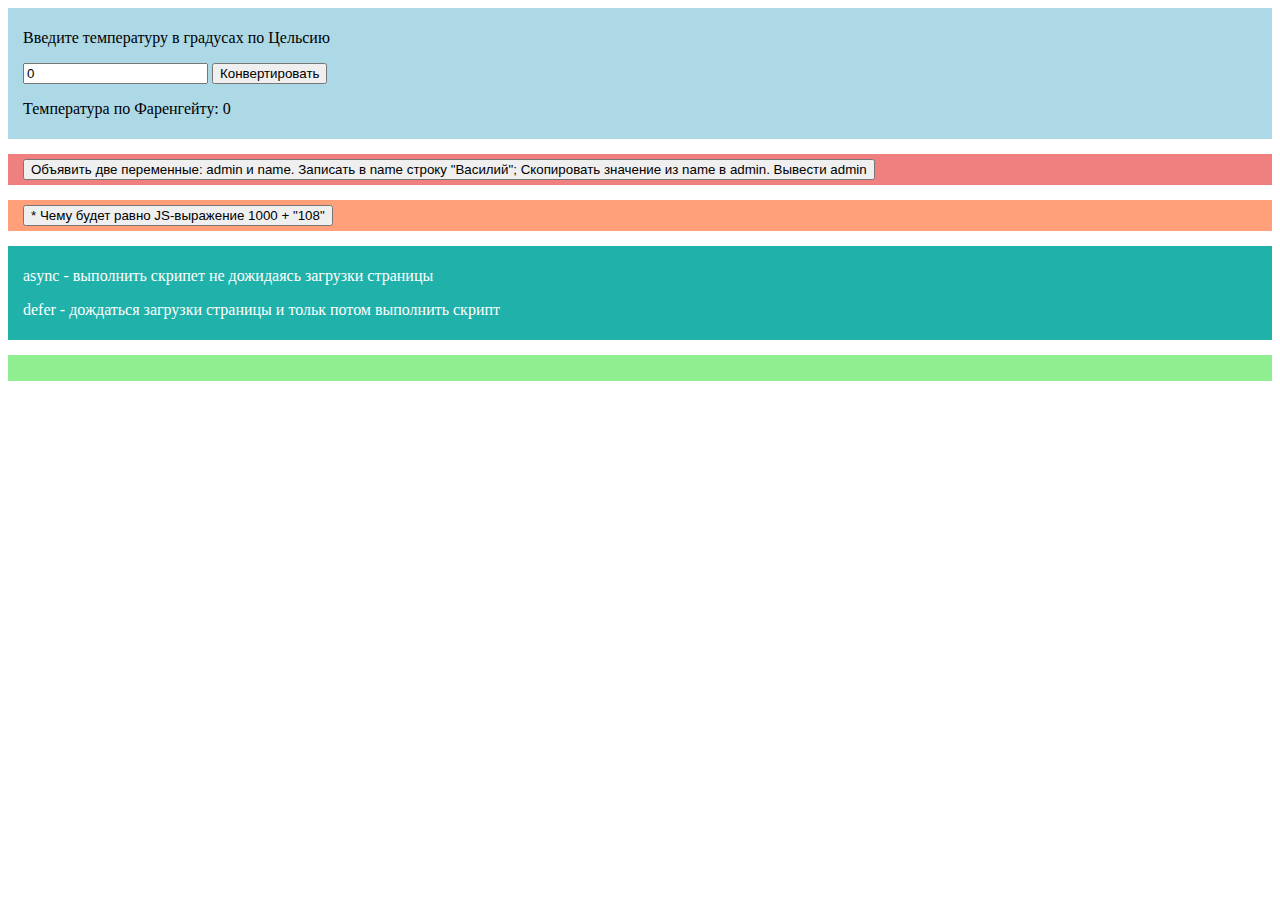
<file: lesson1/index.html>
<!DOCTYPE html>
<html lang="ru">
<head>
    <meta charset="UTF-8">
    <title>Lesson 1 by Nik</title>
    <link href="css/main.css" rel="stylesheet">
</head>
<body>
<div class="fahrenheit">
    <p>Введите температуру в градусах по Цельсию</p>
    <input id="fahrenheit-in" type="number" value="0">
    <button id="fahrenheit-btn">Конвертировать</button>
    <p>Температура по Фаренгейту: <span id="fahrenheit-out">0</span></p>
</div>
<div class="variables">
    <button id="var-btn">Объявить две переменные: admin и name. Записать в name строку "Василий"; Скопировать
        значение из name в admin. Вывести admin</button>
</div>
<div class="dop-1">
    <button id="dop-1-btn">* Чему будет равно JS-выражение 1000 + "108"</button>
</div>
<div class="dop-2">
    <p>async - выполнить скрипет не дожидаясь загрузки страницы</p>
    <p>defer - дождаться загрузки страницы и тольк потом выполнить скрипт</p>
</div>
<div class="log">
    <ul id="log"></ul>
</div>
<script src="js/main.js" type="text/javascript"></script>
</body>
</html>
</file>
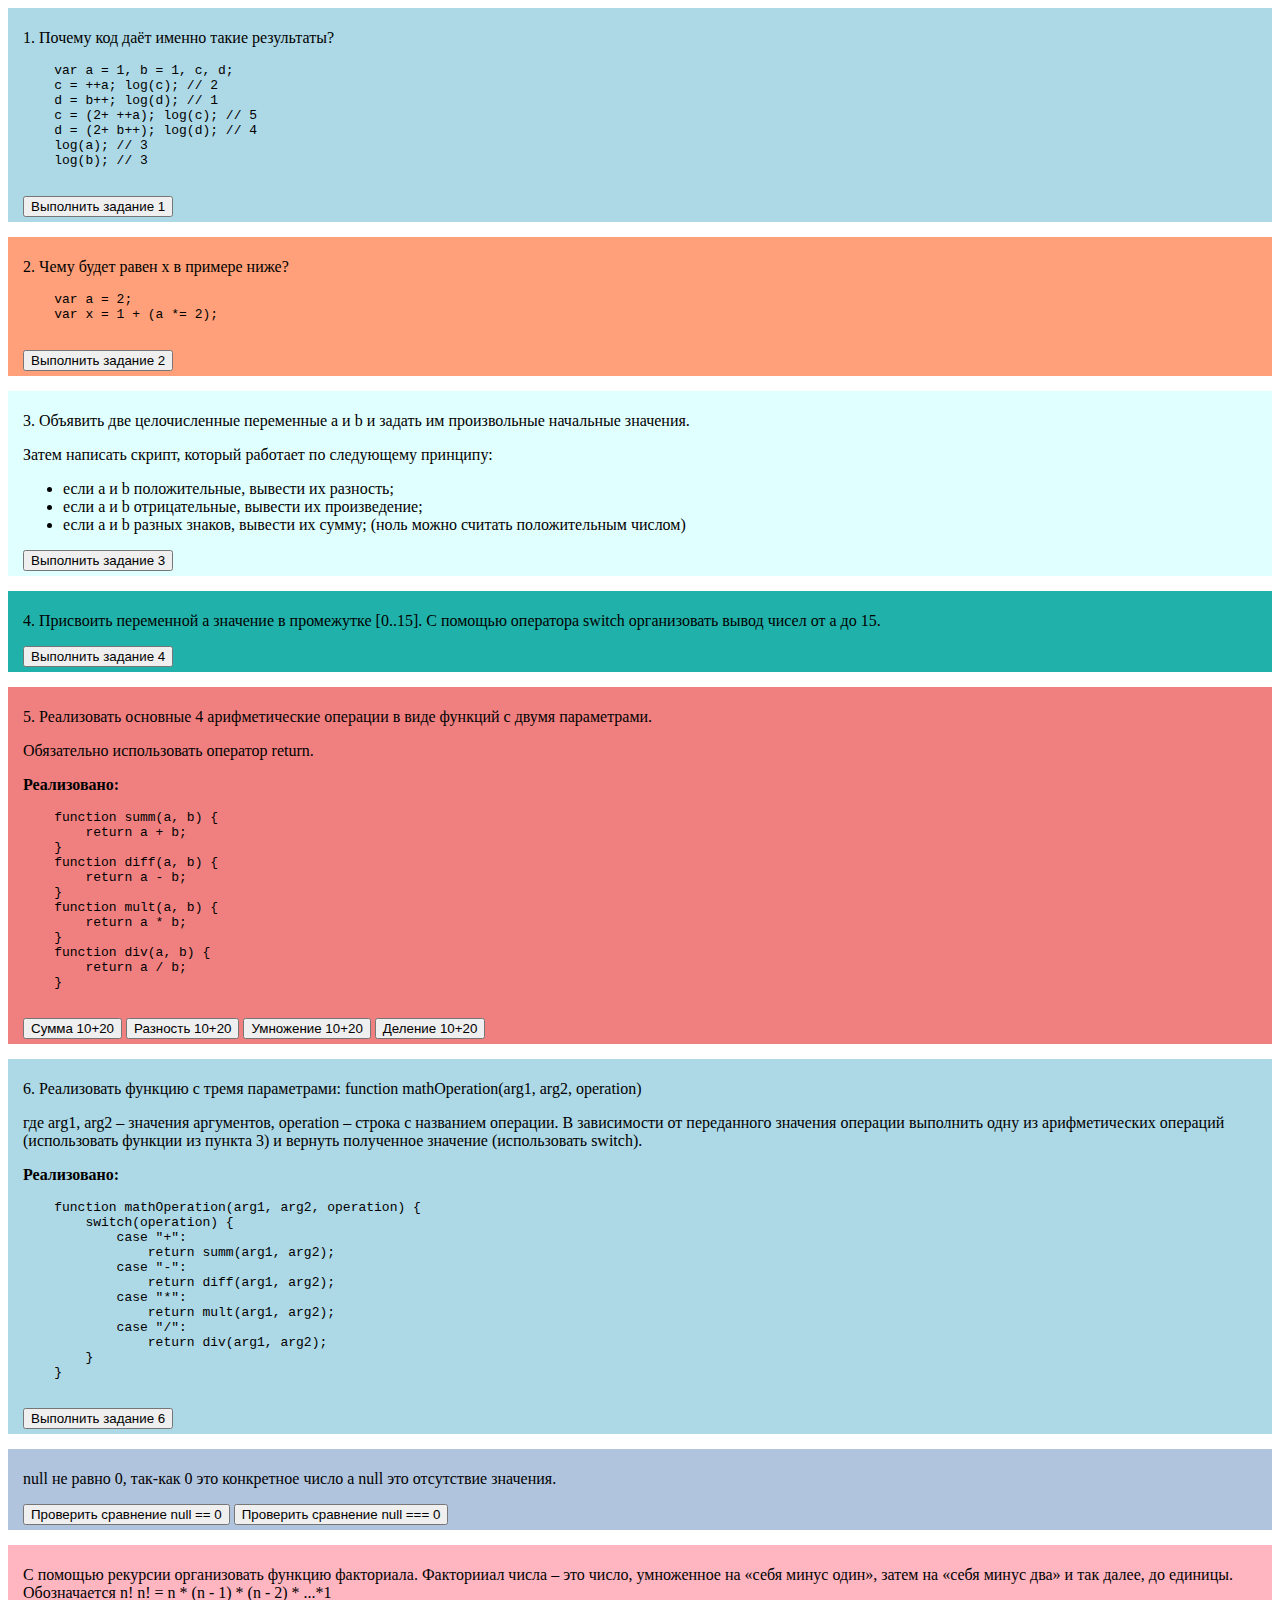
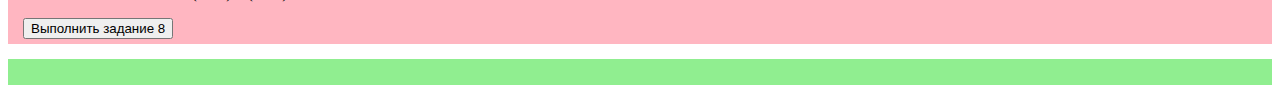
<file: lesson2/index.html>
<!DOCTYPE html>
<html lang="ru">
<head>
    <meta charset="UTF-8">
    <title>Lesson 2 by Nik</title>
    <link href="css/main.css" rel="stylesheet">
</head>
<body>
<div class="task1">
    <p>1. Почему код даёт именно такие результаты?</p>
    <pre>
    var a = 1, b = 1, c, d;
    c = ++a; log(c); // 2
    d = b++; log(d); // 1
    c = (2+ ++a); log(c); // 5
    d = (2+ b++); log(d); // 4
    log(a); // 3
    log(b); // 3
    </pre>
    <button onclick="task1()">Выполнить задание 1</button>
</div>
<div class="task2">
    <p>2. Чему будет равен x в примере ниже? </p>
    <pre>
    var a = 2;
    var x = 1 + (a *= 2);
    </pre>
    <button onclick="task2()">Выполнить задание 2</button>
</div>
<div class="task3">
    <p>3. Объявить две целочисленные переменные a и b и задать им произвольные начальные значения.</p>
    <p>Затем написать скрипт, который работает по следующему принципу:</p>
    <ul>
        <li>если a и b положительные, вывести их разность;</li>
        <li>если а и b отрицательные, вывести их произведение;</li>
        <li>если а и b разных знаков, вывести их сумму; (ноль можно считать положительным числом)</li>
    </ul>
    <button onclick="task3()">Выполнить задание 3</button>
</div>
<div class="task4">
    <p>4. Присвоить переменной а значение в промежутке [0..15].
        С помощью оператора switch организовать вывод чисел от a до 15.
    </p>
    <button onclick="task4()">Выполнить задание 4</button>
</div>
<div class="task5">
    <p>5. Реализовать основные 4 арифметические операции в виде функций с двумя параметрами.</p>
    <p>Обязательно использовать оператор return.</p>
    <p><b>Реализовано:</b></p>
    <pre>
    function summ(a, b) {
        return a + b;
    }
    function diff(a, b) {
        return a - b;
    }
    function mult(a, b) {
        return a * b;
    }
    function div(a, b) {
        return a / b;
    }
    </pre>
    <button onclick="log(sum(10, 20))">Сумма 10+20</button>
    <button onclick="log(diff(10, 20))">Разность 10+20</button>
    <button onclick="log(mult(10, 20))">Умножение 10+20</button>
    <button onclick="log(div(10, 20))">Деление 10+20</button>
</div>
<div class="task6">
    <p>6. Реализовать функцию с тремя параметрами: function mathOperation(arg1, arg2, operation)</p>
    <p>где arg1, arg2 – значения аргументов, operation – строка с названием операции.
        В зависимости от переданного значения операции выполнить одну из арифметических операций (использовать функции
        из пункта 3) и вернуть полученное значение (использовать switch).</p>
    <p><b>Реализовано:</b></p>
    <pre>
    function mathOperation(arg1, arg2, operation) {
        switch(operation) {
            case "+":
                return summ(arg1, arg2);
            case "-":
                return diff(arg1, arg2);
            case "*":
                return mult(arg1, arg2);
            case "/":
                return div(arg1, arg2);
        }
    }
    </pre>
    <button onclick="task6()">Выполнить задание 6</button>
</div>
<div class="task7">
    <p>null не равно 0, так-как 0 это конкретное число а null это отсутствие значения.</p>
    <button onclick="log(null == 0)">Проверить сравнение null == 0</button>
    <button onclick="log(null === 0)">Проверить сравнение null === 0</button>
</div>
<div class="task8">
    <p>С помощью рекурсии организовать функцию факториала.
        Факторииал числа – это число, умноженное на «себя минус один», затем на «себя минус два» и так далее, до
        единицы. Обозначается n!
        n! = n * (n - 1) * (n - 2) * ...*1
    </p>
    <button onclick="task8()">Выполнить задание 8</button>
</div>
<div class="log">
    <ul id="log"></ul>
</div>
<script src="js/main.js" type="text/javascript"></script>
</body>
</html>
</file>
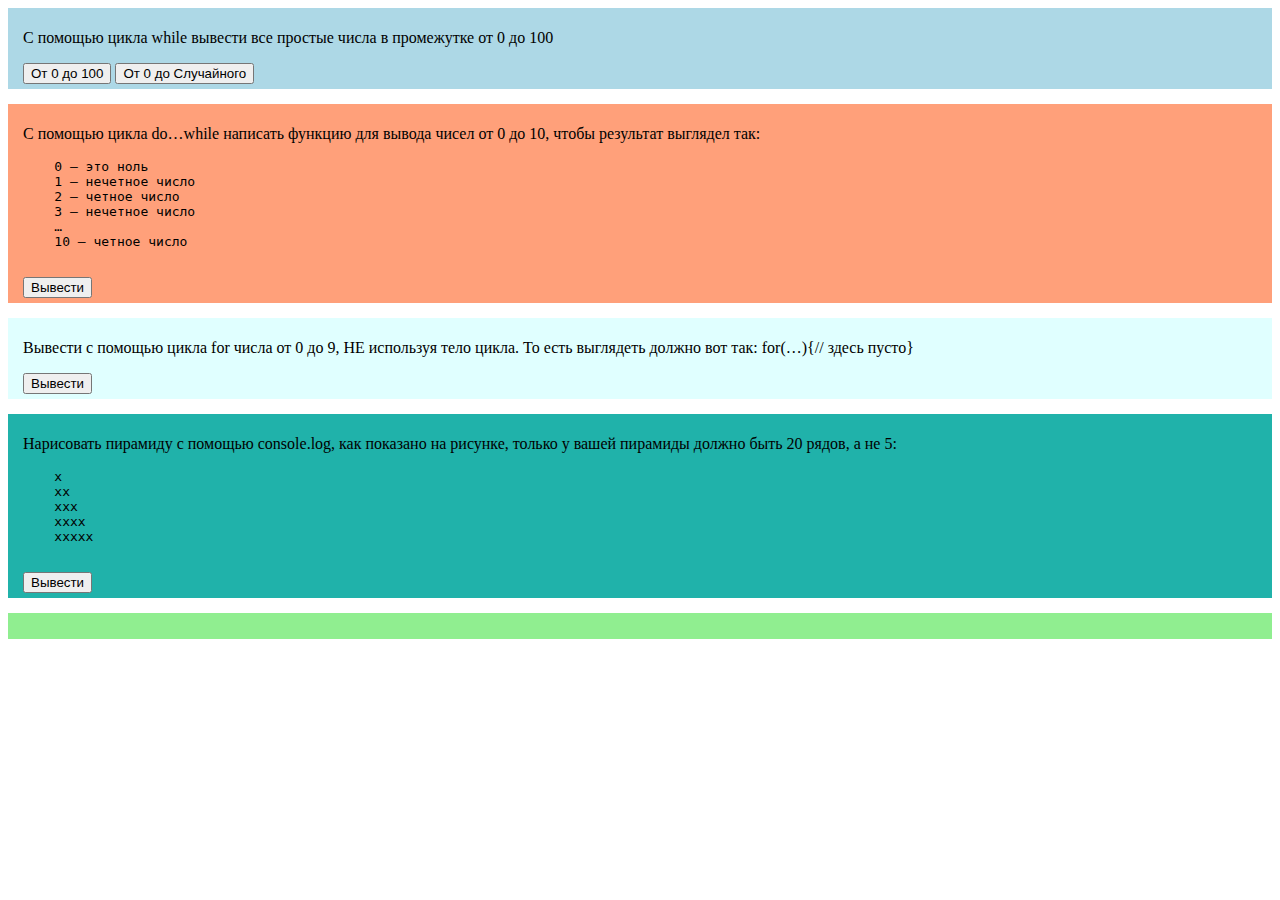
<file: lesson3/index.html>
<!DOCTYPE html>
<html lang="ru">
<head>
    <meta charset="UTF-8">
    <title>Lesson 3 by Nik</title>
    <link href="css/main.css" rel="stylesheet">
</head>
<body>
<div class="task1">
    <p>С помощью цикла while вывести все простые числа в промежутке от 0 до 100</p>
    <button onclick="task1(100)">От 0 до 100</button>
    <button onclick="task1(randomNum(2, 2000))">От 0 до Случайного</button>
</div>
<div class="task2">
    <p>С помощью цикла do…while написать функцию для вывода чисел от 0 до 10, чтобы результат выглядел так:</p>
    <pre>
    0 – это ноль
    1 – нечетное число
    2 – четное число
    3 – нечетное число
    …
    10 – четное число
    </pre>
    <button onclick="task2(10)">Вывести</button>
</div>
<div class="task3">
    <p>Вывести с помощью цикла for числа от 0 до 9, НЕ используя тело цикла. То есть выглядеть должно вот так: for(…){// здесь пусто}</p>
    <button onclick="task3(9)">Вывести</button>
</div>
<div class="task4">
    <p>Нарисовать пирамиду с помощью console.log, как показано на рисунке, только у вашей пирамиды должно быть 20 рядов, а не 5:</p>
    <pre>
    x
    xx
    xxx
    xxxx
    xxxxx
    </pre>
    <button onclick="task4(20)">Вывести</button>
</div>
<div class="log">
    <ul id="log"></ul>
</div>
<script src="js/main.js" type="text/javascript"></script>
</body>
</html>
</file>
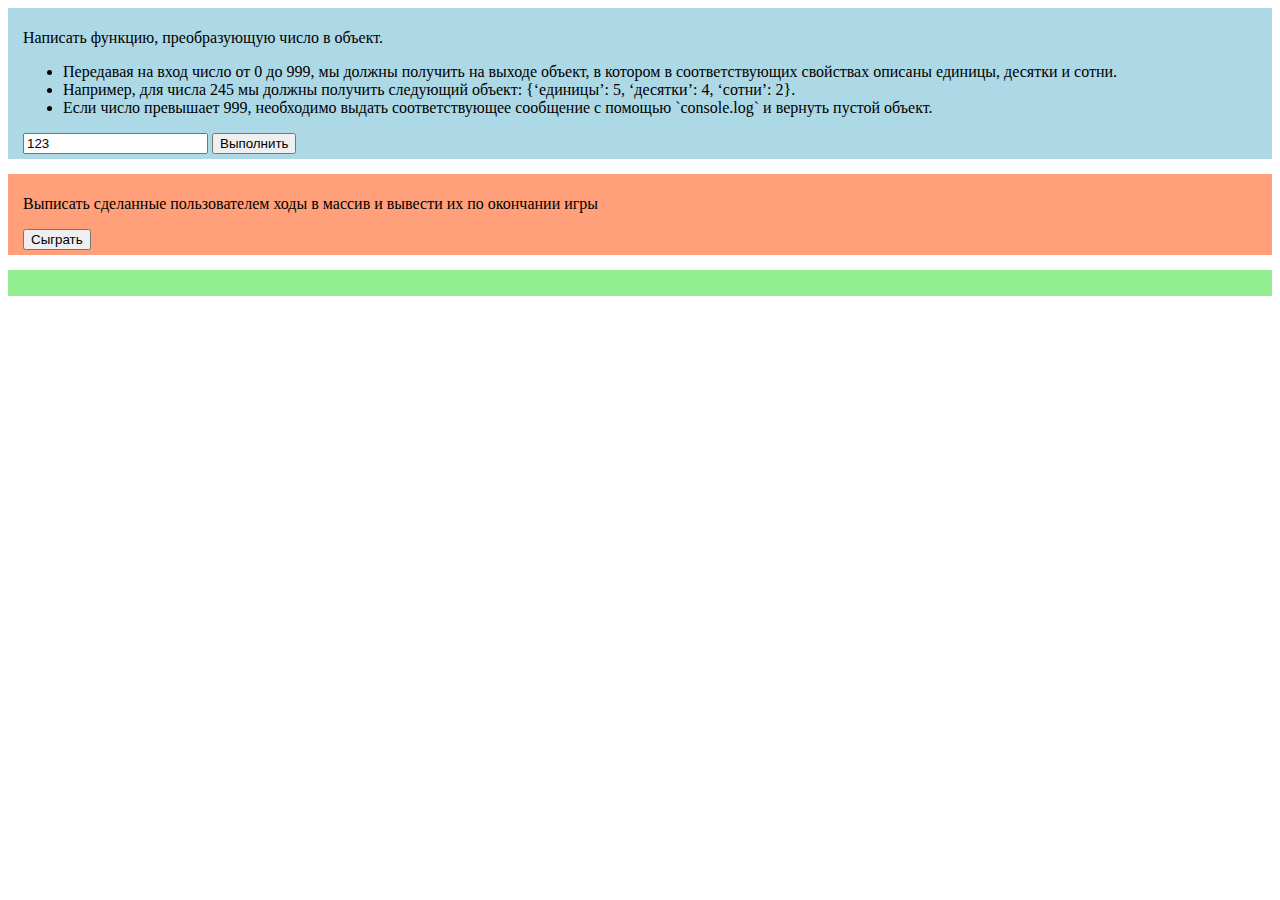
<file: lesson4/index.html>
<!DOCTYPE html>
<html lang="ru">
<head>
    <meta charset="UTF-8">
    <title>Lesson 4 by Nik</title>
    <link href="css/main.css" rel="stylesheet">
</head>
<body>
<div class="task1">
    <p>Написать функцию, преобразующую число в объект.</p>
    <ul>
        <li>Передавая на вход число от 0 до 999, мы должны получить на выходе объект, в котором в соответствующих
            свойствах описаны единицы, десятки и сотни.
        </li>
        <li>Например, для числа 245 мы должны получить следующий объект: {‘единицы’: 5, ‘десятки’: 4, ‘сотни’: 2}.</li>
        <li>Если число превышает 999, необходимо выдать соответствующее сообщение с помощью `console.log` и вернуть
            пустой объект.
        </li>
    </ul>
    <input type="number" id="task1-input" value="123" title="">
    <button onclick="task1()">Выполнить</button>
</div>
<div class="task2">
    <p>Выписать сделанные пользователем ходы в массив и вывести их по окончании игры</p>
    <button onclick="task2()">Сыграть</button>
</div>
<div class="log">
    <ul id="log"></ul>
</div>
<script src="js/main.js" type="text/javascript"></script>
</body>
</html>
</file>
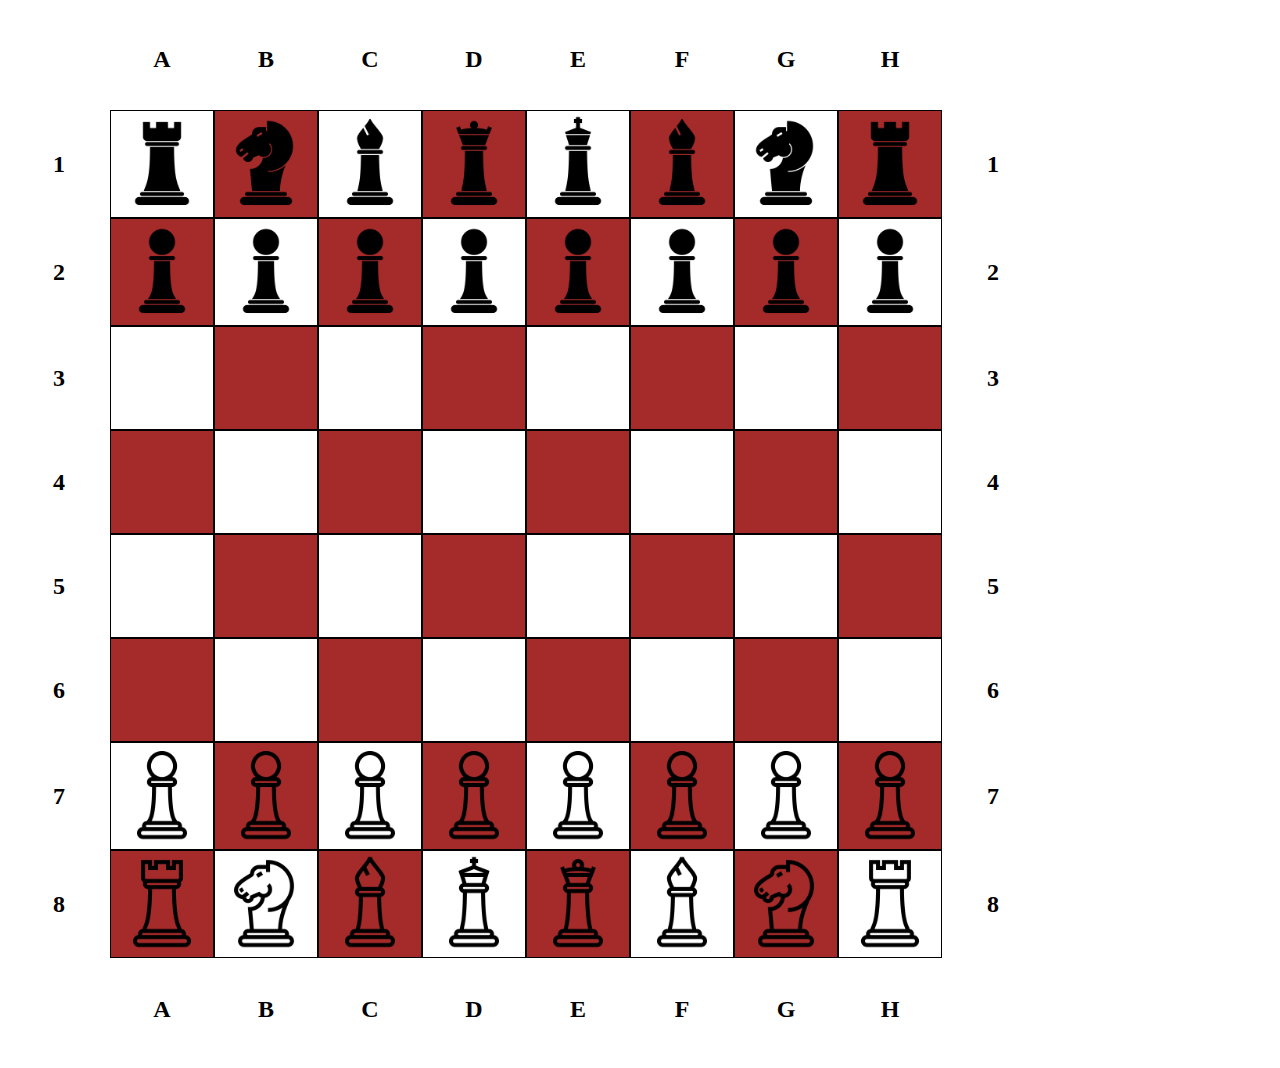
<file: lesson5/index.html>
<!DOCTYPE html>
<html lang="ru">
<head>
    <meta charset="UTF-8">
    <title>Lesson 5 by Nik</title>
    <link href="css/main.css" rel="stylesheet">
</head>
<body>

<script src="js/main.js" type="text/javascript"></script>
</body>
</html>
</file>
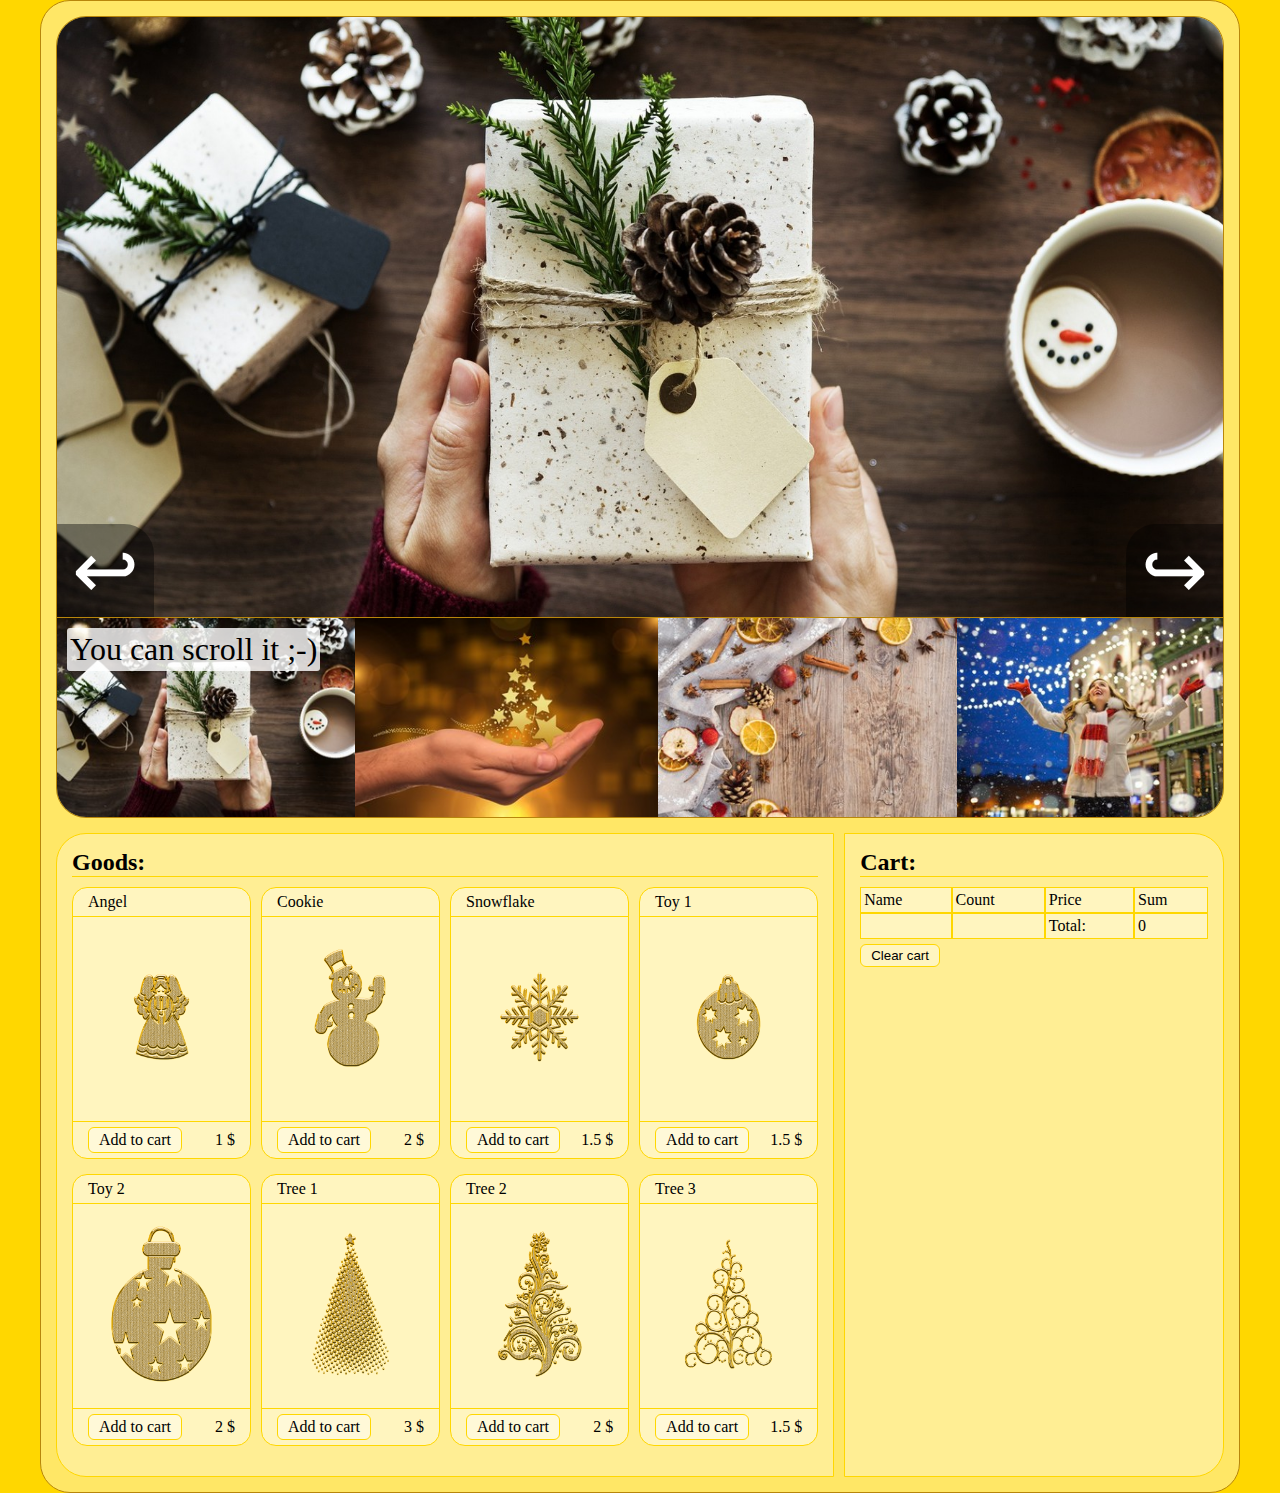
<file: lesson6/index.html>
<!DOCTYPE html>
<html lang="ru">
<head>
    <meta charset="UTF-8">
    <title>Lesson 6 by Nik</title>
    <link href="css/main.css" rel="stylesheet">
</head>
<body>
<div class="container">
    <div class="slider">
        <div class="preview">
            <img id="preview-img" src="img/big/img-1.jpg" alt="">
            <span id="previous-slide" class="left">&hookleftarrow;</span>
            <span id="next-slide" class="right">&hookrightarrow;</span>
        </div>
        <div id="thumbnails" class="thumbnails">
            <img src="img/small/img-1.jpg" alt="">
            <img src="img/small/img-2.jpg" alt="">
            <img src="img/small/img-3.jpg" alt="">
            <img src="img/small/img-4.jpg" alt="">
            <img src="img/small/img-5.jpg" alt="">
            <img src="img/small/img-6.jpg" alt="">
            <img src="img/small/img-7.jpg" alt="">
            <p>You can scroll it ;-)</p>
        </div>
    </div>
    <div class="shop">
        <div class="col-left">
            <h2>Goods:</h2>
            <div class="goods">
                <div class="good">
                    <p class="title">Angel</p>
                    <img src="img/goods/angel1.png" alt="">
                    <div class="price">
                        <a class="add-to-cart-btn">Add to cart</a>
                        <span>1 $</span>
                    </div>
                </div>
                <div class="good">
                    <p class="title">Cookie</p>
                    <img src="img/goods/cookie1.png" alt="">
                    <div class="price">
                        <a class="add-to-cart-btn">Add to cart</a>
                        <span>2 $</span>
                    </div>
                </div>
                <div class="good">
                    <p class="title">Snowflake</p>
                    <img src="img/goods/snowflake.png" alt="">
                    <div class="price">
                        <a class="add-to-cart-btn">Add to cart</a>
                        <span>1.5 $</span>
                    </div>
                </div>
                <div class="good">
                    <p class="title">Toy 1</p>
                    <img src="img/goods/toy1.png" alt="">
                    <div class="price">
                        <a class="add-to-cart-btn">Add to cart</a>
                        <span>1.5 $</span>
                    </div>
                </div>
                <div class="good">
                    <p class="title">Toy 2</p>
                    <img src="img/goods/toy2.png" alt="">
                    <div class="price">
                        <a class="add-to-cart-btn">Add to cart</a>
                        <span>2 $</span>
                    </div>
                </div>
                <div class="good">
                    <p class="title">Tree 1</p>
                    <img src="img/goods/tree1.png" alt="">
                    <div class="price">
                        <a class="add-to-cart-btn">Add to cart</a>
                        <span>3 $</span>
                    </div>
                </div>
                <div class="good">
                    <p class="title">Tree 2</p>
                    <img src="img/goods/tree2.png" alt="">
                    <div class="price">
                        <a class="add-to-cart-btn">Add to cart</a>
                        <span>2 $</span>
                    </div>
                </div>
                <div class="good">
                    <p class="title">Tree 3</p>
                    <img src="img/goods/tree5.png" alt="">
                    <div class="price">
                        <a class="add-to-cart-btn">Add to cart</a>
                        <span>1.5 $</span>
                    </div>
                </div>
            </div>
        </div>
        <div class="col-right">
            <h2>Cart:</h2>
            <table id="cart-body">

            </table>
            <button id="clear-cart-btn" onclick="window.sessionStorage.setItem('goods', null); location.reload();">Clear cart</button>
        </div>
    </div>
</div>
<script src="js/main.js" type="text/javascript"></script>
</body>
</html>
</file>
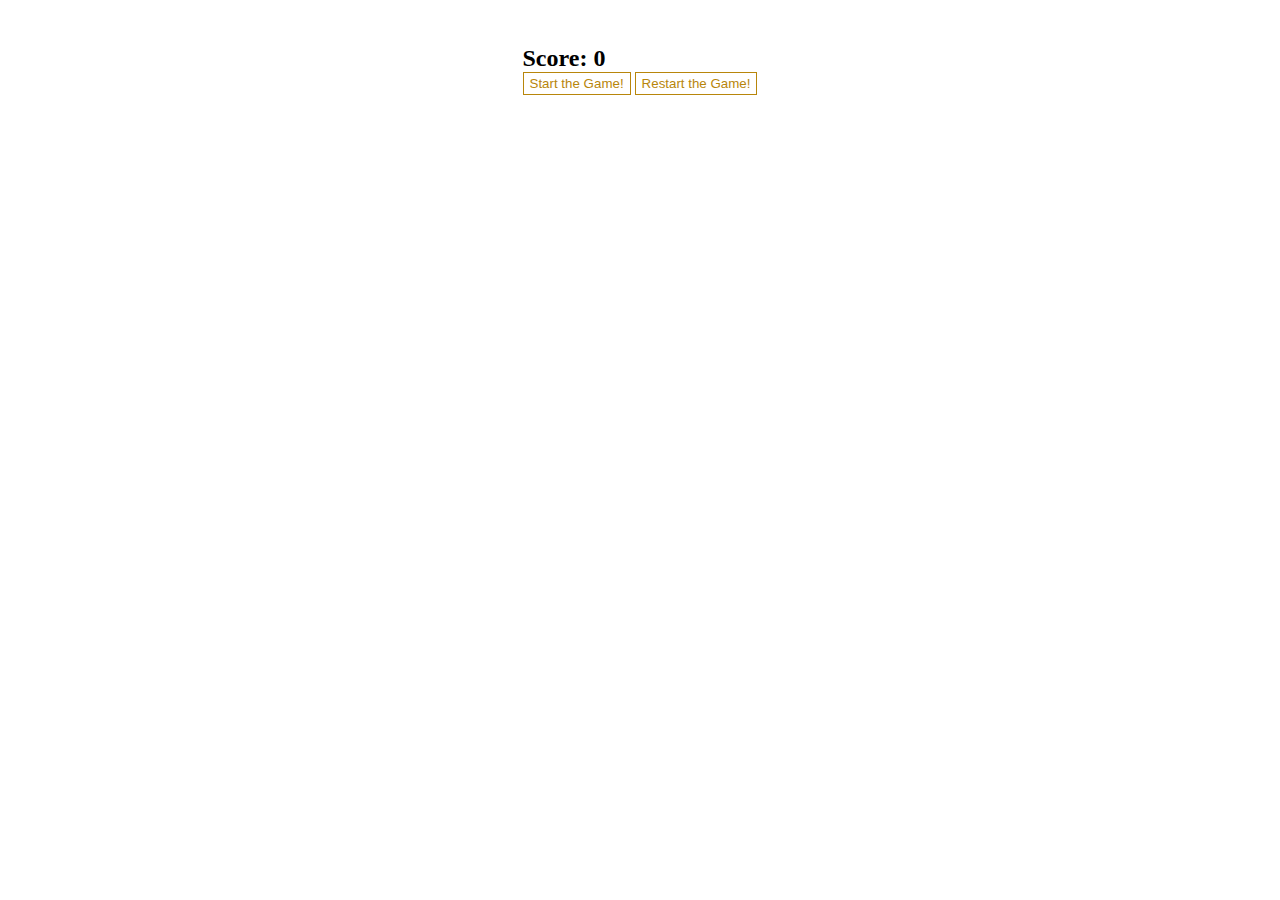
<file: lesson7/index.html>
<!DOCTYPE html>
<html lang="ru">
<head>
    <meta charset="UTF-8">
    <title>Lesson 7 by Nik</title>
    <link href="css/main.css" rel="stylesheet">
</head>
<body>
    <div class="game-body">

        <div class="game-controls">
            <div class="row">
                <div>
                    <h2>Score: <span id="game-score">0</span></h2>
                </div>
            </div>
            <div class="row">
                <button onclick="init(); this.style.display = 'none'">Start the Game!</button>
                <button onclick="window.location.reload()">Restart the Game!</button>
            </div>
        </div>
    </div>
<script src="js/main.js" type="text/javascript"></script>
</body>
</html>
</file>
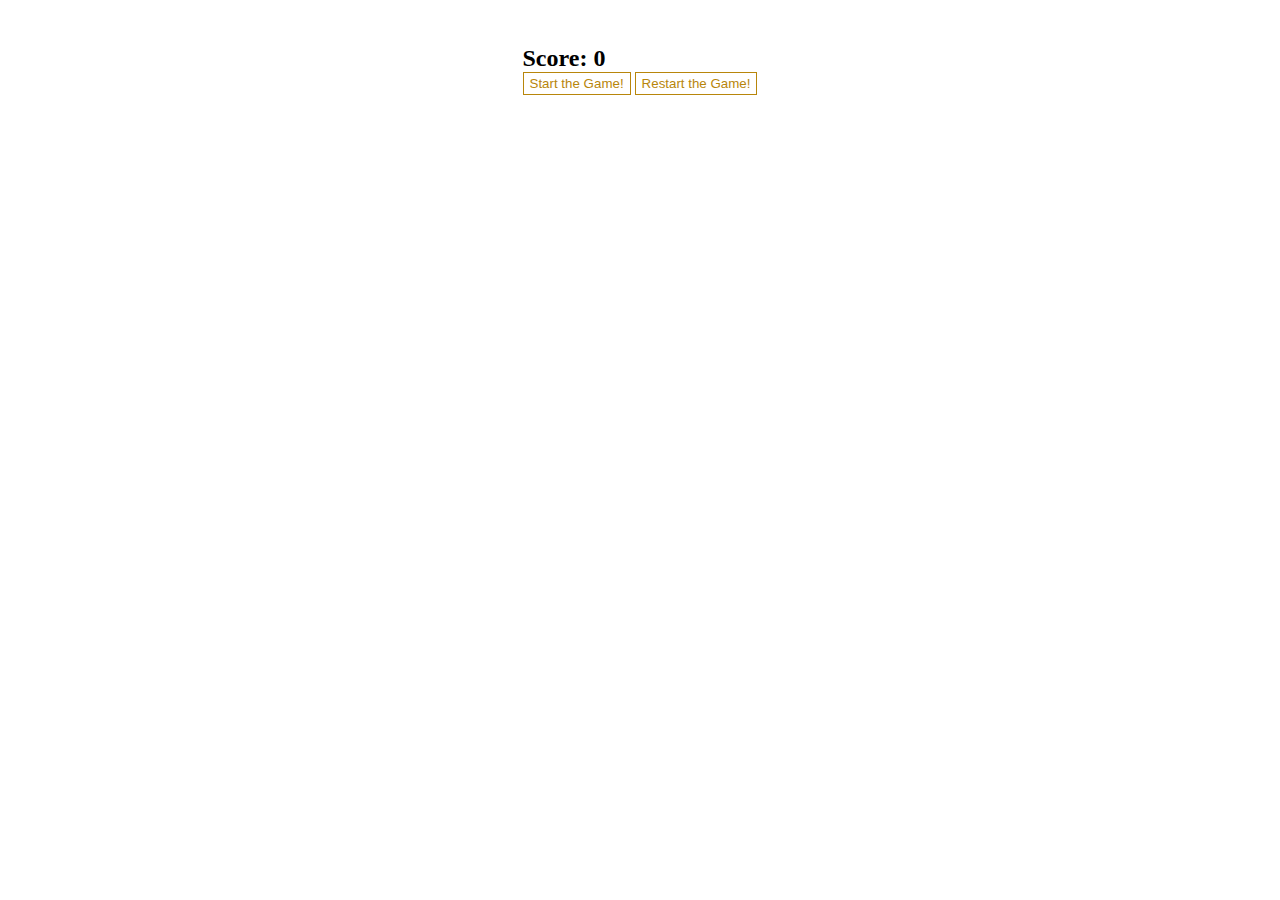
<file: lesson8/index.html>
<!DOCTYPE html>
<html lang="ru">
<head>
    <meta charset="UTF-8">
    <title>Lesson 8 by Nik</title>
    <link href="css/main.css" rel="stylesheet">
</head>
<body>
    <div class="game-body">

        <div class="game-controls">
            <div class="row">
                <div>
                    <h2>Score: <span id="game-score">0</span></h2>
                </div>
            </div>
            <div class="row">
                <button onclick="init(); this.style.display = 'none'">Start the Game!</button>
                <button onclick="window.location.reload()">Restart the Game!</button>
            </div>
        </div>
    </div>
<script src="js/main.js" type="text/javascript"></script>
</body>
</html>
</file>
<file: lesson1/css/main.css>
div {
    padding: 5px 15px;
    margin-bottom: 15px;
}

.fahrenheit {
    background-color: lightblue;
}

.variables {
    background-color: lightcoral;
}

.dop-1 {
    background-color: lightsalmon;
}

.dop-2 {
    background-color: lightseagreen;
    color: white;
}

.log {
    background-color: lightgreen;
}
</file>
<file: lesson2/css/main.css>
div {
    padding: 5px 15px;
    margin-bottom: 15px;
}

.task1 {
    background-color: lightblue;
}

.task2 {
    background-color: lightsalmon;
}

.task3 {
    background-color: lightcyan;
}

.task4 {
    background-color: lightseagreen;
}

.task5 {
    background-color: lightcoral;
}

.task6 {
    background-color: lightblue;
}

.task7 {
    background-color: lightsteelblue;
}

.task8 {
    background-color: lightpink;
}

.log {
    background-color: lightgreen;
}
</file>
<file: lesson3/css/main.css>
div {
    padding: 5px 15px;
    margin-bottom: 15px;
}

.task1 {
    background-color: lightblue;
}

.task2 {
    background-color: lightsalmon;
}

.task3 {
    background-color: lightcyan;
}

.task4 {
    background-color: lightseagreen;
}

.task5 {
    background-color: lightcoral;
}

.task6 {
    background-color: lightblue;
}

.task7 {
    background-color: lightsteelblue;
}

.task8 {
    background-color: lightpink;
}

.log {
    background-color: lightgreen;
}
</file>
<file: lesson4/css/main.css>
div {
    padding: 5px 15px;
    margin-bottom: 15px;
}

.task1 {
    background-color: lightblue;
}

.task2 {
    background-color: lightsalmon;
}

.task3 {
    background-color: lightcyan;
}

.task4 {
    background-color: lightseagreen;
}

.task5 {
    background-color: lightcoral;
}

.task6 {
    background-color: lightblue;
}

.task7 {
    background-color: lightsteelblue;
}

.task8 {
    background-color: lightpink;
}

.log {
    background-color: lightgreen;
}
</file>
<file: lesson5/css/main.css>
table {
    border-spacing: 0;
}

td {
    height: 100px;
    width: 100px;
    text-align: center;
}

.bordered {
    border: 1px solid black;
}

.black {
    background-color: brown;
    color: white;
}

img {
    height: 100%;
    width: 100%;
}
</file>
<file: lesson6/css/main.css>
* {
    margin: 0;
    padding: 0;
    box-sizing: border-box;
}

html, body {
    height: 100%;
}

body {
    background-color: gold;
}

.container {
    margin: 0 auto;
    width: 1200px;
    padding: 15px 15px;
    background: rgba(255, 255, 255, .4);
    border: 1px solid darkgoldenrod;
    min-height: 100%;
    border-radius: 30px;
}

.slider {
    border: 1px solid darkgoldenrod;
    border-radius: 30px;
    overflow: hidden;
}

.preview {
    position: relative;
    height: 600px;
    display: flex;
    align-items: center;
    overflow: hidden;
    background-color: black;
}

.preview > span {
    position: absolute;
    background: rgba(0, 0, 0, .4);
    bottom: 0;
    font-size: 80px;
    color: white;
    padding: 0 15px;
    cursor: pointer;
    transition: transform .3s ease-in-out;
}

.preview > span:hover {
    transform: scale(1.3);
}

.preview > span.left {
    left: 0;
    border-top-right-radius: 30px;
}

.preview > span.right {
    right: 0;
    border-top-left-radius: 30px;
}

.preview img {
    width: 100%;
    min-height: 100%;
    opacity: 1;
    transition: opacity .25s ease-in-out, transform 1s ease-in-out;
}

.preview img:hover {
    transform: scale(1.2);
}

.thumbnails {
    position: relative;
    display: flex;
    height: 200px;
    width: 100%;
    overflow: hidden;
    border-top: 1px solid darkgoldenrod;
}

.thumbnails p {
    position: absolute;
    top: 10px;
    left: 10px;
    background: rgba(255, 255, 255, .8);
    padding: 3px;
    border-radius: 3px;
    font-size: xx-large;
    transition: opacity .5s ease-out;
}

.thumbnails img {
    height: 100%;
    cursor: pointer;
    transition: transform .2s ease-in-out;
}

.thumbnails img:hover {
    transform: scale(1.1);
    transition: transform .5s ease-in-out;
}

.thumbnails span {
    position: absolute;
    font-size: xx-large;
    height: 100%;
    background: rgba(0, 0, 0, .4);
    color: white;
    padding: 80px 15px 0;
    cursor: pointer;
}

.thumbnails span.left {
    left: 0;
}

.thumbnails span.right {
    right: 0;
}

.shop {
    display: flex;
    margin-top: 15px;
}

.shop > div {
    background: rgba(255, 255, 255, .3);
    padding: 15px 15px;
    border: 1px solid gold;
}

.shop > div > h2 {
    border-bottom: 1px solid gold;
    margin-bottom: 10px;
}

.col-left {
    width: 800px;
    border-top-left-radius: 30px;
    border-bottom-left-radius: 30px;
}

.col-right {
    width: 390px;
    margin-left: 10px;
    border-top-right-radius: 30px;
    border-bottom-right-radius: 30px;
}

.goods {
    display: flex;
    flex-wrap: wrap;
    justify-content: space-between;
}

.good {
    width: 24%;
    background: rgba(255, 255, 255, .4);
    margin-bottom: 15px;
    border-radius: 15px;
    border: 1px solid gold;
}

.good:hover {
    box-shadow: 0 0 3px gray;
}

.good > .title {
    padding: 5px 15px;
    border-bottom: 1px solid gold;
}

.good > .price {
    padding: 5px 15px;
    border-top: 1px solid gold;
    display: flex;
    justify-content: space-between;
    align-items: center;
}

.good > .price > a, button {
    cursor: pointer;
    outline: none;
    text-decoration: none;
    border: 1px solid gold;
    padding: 3px 10px;
    border-radius: 6px;
    background-color: rgba(255, 255, 255, .4);
    user-select: none;
}

.good > .price > a:hover, button:hover {
    background-color: rgba(0, 0, 0, .1);
}

button {
    margin: 5px 0;
}

.good > img {
    max-width: 100%;
    height: 200px;
}

#cart-body {
    width: 100%;
    border-spacing: 0;
    background-color: rgba(255, 255, 255, .4);
}

#cart-body td {
    border: 1px solid gold;
    padding: 3px;
}
</file>
<file: lesson7/css/main.css>
* {
    margin: 0;
    padding: 0;
    box-sizing: border-box;
}

.game-body {
    display: flex;
    justify-content: center;
    flex-direction: column;
    align-items: center;
    margin: 30px;
}

.game-table {
    border-collapse: collapse;
    border: 3px solid gold;
}

.game-table-cell {
    width: 15px;
    height: 15px;
    border: 1px solid gold;
}

.snake-cell {
    background-color: goldenrod;
}

.food-cell {
    background-color: green;
}

.wall-cell {
    background-color: darkred;
}

.game-controls {
    padding: 15px;
}

button {
    padding: 3px 6px;
    border: 1px solid darkgoldenrod;
    background-color: white;
    color: darkgoldenrod;
    cursor: pointer;
    outline: none;
}

button:hover {
    background-color: palegoldenrod;
}
</file>
<file: lesson8/css/main.css>
* {
    margin: 0;
    padding: 0;
    box-sizing: border-box;
}

.game-body {
    display: flex;
    justify-content: center;
    flex-direction: column;
    align-items: center;
    margin: 30px;
}

.game-table {
    border-collapse: collapse;
    border: 3px solid gold;
}

.game-table-cell {
    width: 15px;
    height: 15px;
    border: 1px solid gold;
}

.snake-cell {
    background-color: goldenrod;
}

.food-cell {
    background-color: green;
}

.wall-cell {
    background-color: darkred;
}

.game-controls {
    padding: 15px;
}

button {
    padding: 3px 6px;
    border: 1px solid darkgoldenrod;
    background-color: white;
    color: darkgoldenrod;
    cursor: pointer;
    outline: none;
}

button:hover {
    background-color: palegoldenrod;
}
</file>
